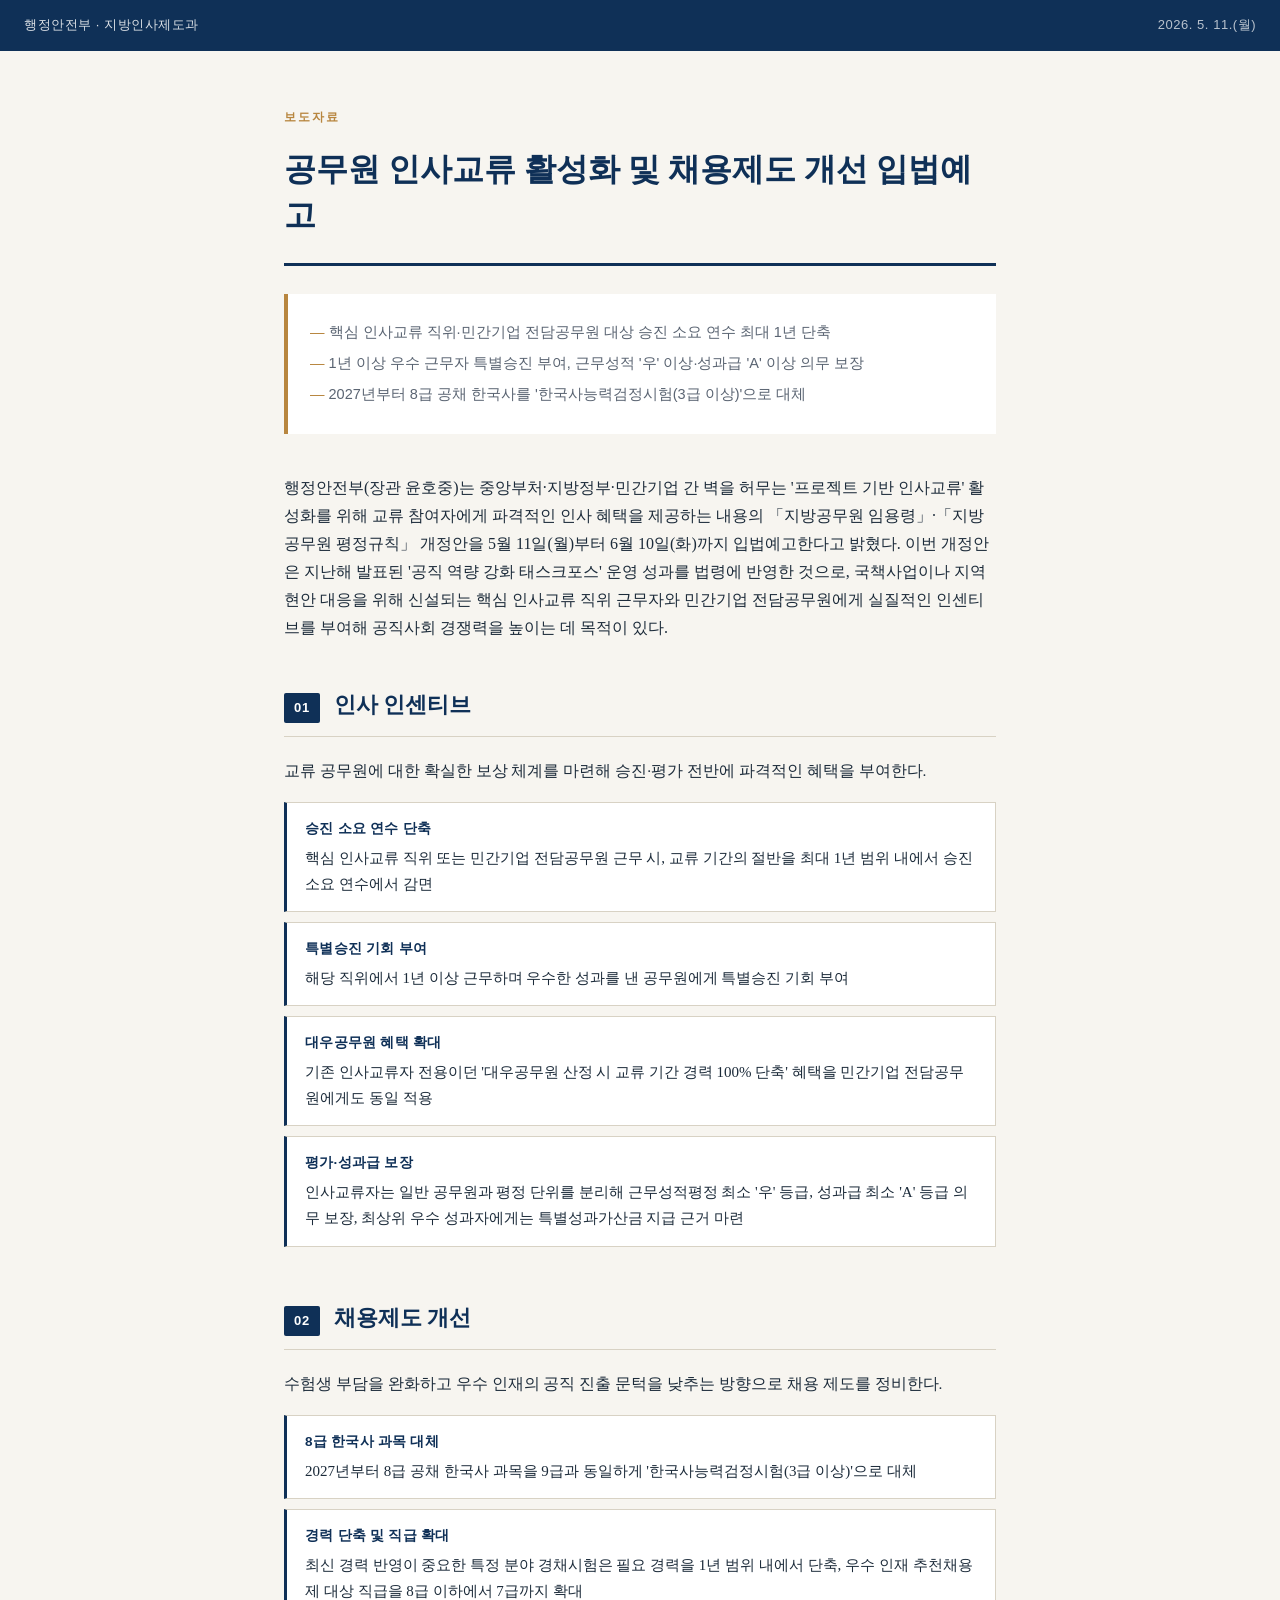
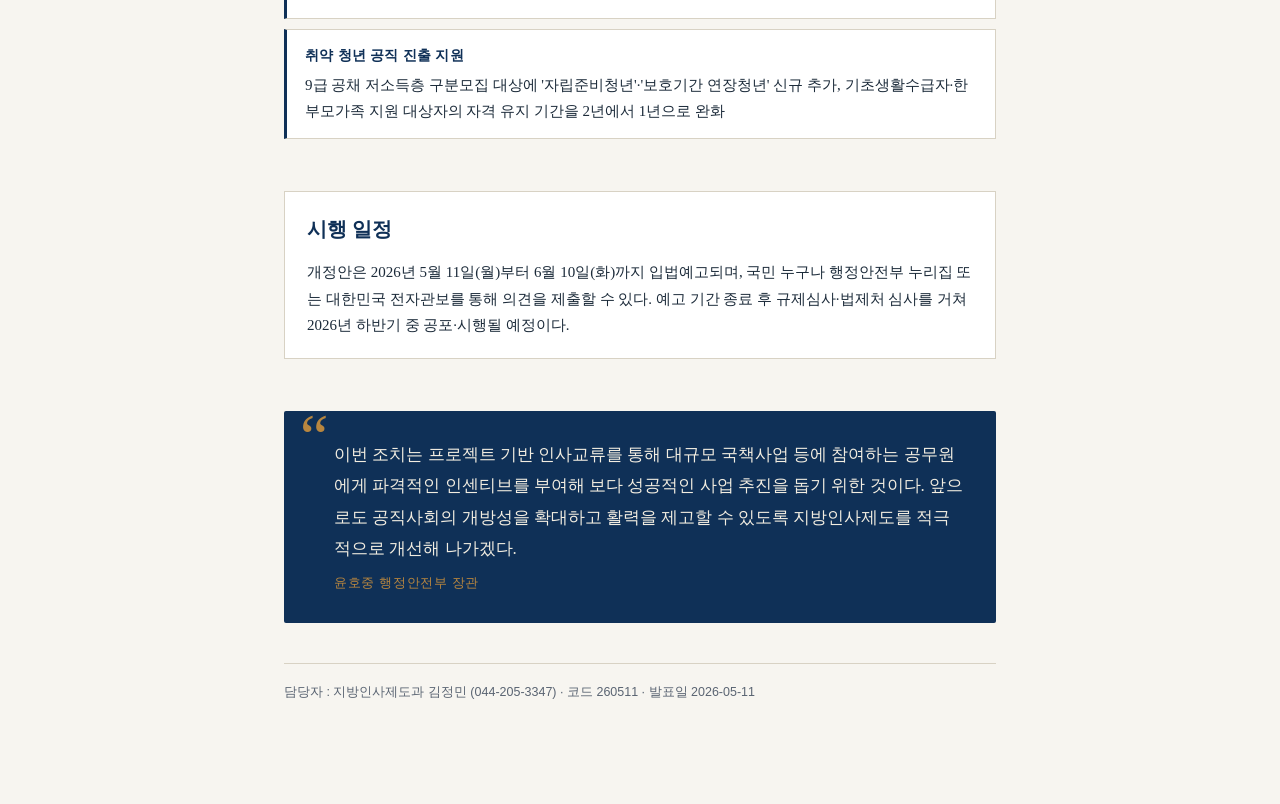
<file: 보도자료_125874.html>
<!DOCTYPE html>
<html lang="ko">
<head>
<meta charset="UTF-8">
<meta name="viewport" content="width=device-width, initial-scale=1.0">
<title>공무원 인사교류 활성화 및 채용제도 개선 입법예고 | 행정안전부</title>
<style>
  :root{
    --ink:#1c2b3a;
    --navy:#0f3057;
    --gold:#b8863f;
    --paper:#f7f5f0;
    --line:#d8d2c4;
    --muted:#5a6472;
  }
  *{box-sizing:border-box;}
  body{
    margin:0;
    background:var(--paper);
    color:var(--ink);
    font-family:"Noto Serif KR","Malgun Gothic","Apple SD Gothic Neo",serif;
    line-height:1.75;
  }
  .masthead{
    background:var(--navy);
    color:#fff;
    padding:14px 24px;
    font-family:"Noto Sans KR","Malgun Gothic",sans-serif;
    font-size:13px;
    letter-spacing:.04em;
    display:flex;
    justify-content:space-between;
    align-items:center;
  }
  .masthead .dept{opacity:.85;}
  .masthead .date{opacity:.7;}
  .wrap{
    max-width:760px;
    margin:0 auto;
    padding:56px 24px 100px;
  }
  .eyebrow{
    font-family:"Noto Sans KR","Malgun Gothic",sans-serif;
    font-size:12px;
    letter-spacing:.18em;
    color:var(--gold);
    font-weight:700;
    margin-bottom:18px;
    text-transform:uppercase;
  }
  h1{
    font-size:32px;
    line-height:1.45;
    margin:0 0 28px;
    color:var(--navy);
    font-weight:900;
    border-bottom:3px solid var(--navy);
    padding-bottom:24px;
  }
  .highlights{
    list-style:none;
    margin:0 0 40px;
    padding:20px 22px;
    background:#fff;
    border-left:4px solid var(--gold);
    font-family:"Noto Sans KR","Malgun Gothic",sans-serif;
    font-size:14.5px;
    color:var(--muted);
  }
  .highlights li{margin:6px 0;}
  .highlights li::before{content:"— "; color:var(--gold);}
  .lede{
    font-size:16px;
    margin-bottom:44px;
  }
  section{
    margin-bottom:52px;
  }
  .section-head{
    display:flex;
    align-items:baseline;
    gap:14px;
    margin-bottom:20px;
    border-bottom:1px solid var(--line);
    padding-bottom:12px;
  }
  .section-num{
    font-family:"Noto Sans KR",sans-serif;
    font-size:13px;
    font-weight:700;
    color:#fff;
    background:var(--navy);
    padding:4px 10px;
    border-radius:2px;
    letter-spacing:.05em;
  }
  h2{
    font-size:22px;
    margin:0;
    color:var(--navy);
    font-weight:800;
  }
  .section-desc{
    font-size:15.5px;
    color:var(--ink);
    margin-bottom:18px;
  }
  ul.detail, ol.detail{
    margin:0;
    padding-left:0;
    list-style:none;
  }
  ul.detail li, ol.detail li{
    background:#fff;
    border:1px solid var(--line);
    border-left:3px solid var(--navy);
    padding:14px 18px;
    margin-bottom:10px;
    font-size:15px;
  }
  ul.detail li strong, ol.detail li strong{
    display:block;
    font-family:"Noto Sans KR","Malgun Gothic",sans-serif;
    color:var(--navy);
    font-size:13.5px;
    letter-spacing:.02em;
    margin-bottom:4px;
  }
  .schedule{
    background:#fff;
    border:1px solid var(--line);
    padding:20px 22px;
    font-size:15px;
    margin-bottom:52px;
  }
  .schedule h2{font-size:20px; margin-bottom:12px;}
  blockquote{
    margin:0 0 40px;
    padding:28px 30px;
    background:var(--navy);
    color:#f2ede1;
    border-radius:2px;
    font-size:17px;
    line-height:1.85;
    position:relative;
  }
  blockquote::before{
    content:"“";
    font-family:Georgia, serif;
    font-size:64px;
    color:var(--gold);
    position:absolute;
    top:-6px;
    left:16px;
    line-height:1;
  }
  blockquote p{
    margin:0 0 6px;
    padding-left:20px;
  }
  blockquote cite{
    display:block;
    padding-left:20px;
    font-style:normal;
    font-family:"Noto Sans KR","Malgun Gothic",sans-serif;
    font-size:13px;
    color:var(--gold);
    letter-spacing:.05em;
  }
  footer{
    font-family:"Noto Sans KR","Malgun Gothic",sans-serif;
    font-size:12.5px;
    color:var(--muted);
    border-top:1px solid var(--line);
    padding-top:18px;
  }
  @media (max-width:600px){
    h1{font-size:24px;}
    .wrap{padding:36px 16px 70px;}
    blockquote{padding:22px 20px;}
    blockquote::before{font-size:48px; left:10px; top:-2px;}
    blockquote p, blockquote cite{padding-left:14px;}
  }
</style>
</head>
<body>

<div class="masthead">
  <span class="dept">행정안전부 · 지방인사제도과</span>
  <span class="date">2026. 5. 11.(월)</span>
</div>

<div class="wrap">

  <div class="eyebrow">보도자료</div>

  <h1>공무원 인사교류 활성화 및 채용제도 개선 입법예고</h1>

  <ul class="highlights">
    <li>핵심 인사교류 직위·민간기업 전담공무원 대상 승진 소요 연수 최대 1년 단축</li>
    <li>1년 이상 우수 근무자 특별승진 부여, 근무성적 '우' 이상·성과급 'A' 이상 의무 보장</li>
    <li>2027년부터 8급 공채 한국사를 '한국사능력검정시험(3급 이상)'으로 대체</li>
  </ul>

  <p class="lede">
    행정안전부(장관 윤호중)는 중앙부처·지방정부·민간기업 간 벽을 허무는 '프로젝트 기반 인사교류' 활성화를 위해 교류 참여자에게 파격적인 인사 혜택을 제공하는 내용의 「지방공무원 임용령」·「지방공무원 평정규칙」 개정안을 5월 11일(월)부터 6월 10일(화)까지 입법예고한다고 밝혔다. 이번 개정안은 지난해 발표된 '공직 역량 강화 태스크포스' 운영 성과를 법령에 반영한 것으로, 국책사업이나 지역 현안 대응을 위해 신설되는 핵심 인사교류 직위 근무자와 민간기업 전담공무원에게 실질적인 인센티브를 부여해 공직사회 경쟁력을 높이는 데 목적이 있다.
  </p>

  <section>
    <div class="section-head">
      <span class="section-num">01</span>
      <h2>인사 인센티브</h2>
    </div>
    <p class="section-desc">교류 공무원에 대한 확실한 보상 체계를 마련해 승진·평가 전반에 파격적인 혜택을 부여한다.</p>
    <ul class="detail">
      <li><strong>승진 소요 연수 단축</strong>핵심 인사교류 직위 또는 민간기업 전담공무원 근무 시, 교류 기간의 절반을 최대 1년 범위 내에서 승진 소요 연수에서 감면</li>
      <li><strong>특별승진 기회 부여</strong>해당 직위에서 1년 이상 근무하며 우수한 성과를 낸 공무원에게 특별승진 기회 부여</li>
      <li><strong>대우공무원 혜택 확대</strong>기존 인사교류자 전용이던 '대우공무원 산정 시 교류 기간 경력 100% 단축' 혜택을 민간기업 전담공무원에게도 동일 적용</li>
      <li><strong>평가·성과급 보장</strong>인사교류자는 일반 공무원과 평정 단위를 분리해 근무성적평정 최소 '우' 등급, 성과급 최소 'A' 등급 의무 보장, 최상위 우수 성과자에게는 특별성과가산금 지급 근거 마련</li>
    </ul>
  </section>

  <section>
    <div class="section-head">
      <span class="section-num">02</span>
      <h2>채용제도 개선</h2>
    </div>
    <p class="section-desc">수험생 부담을 완화하고 우수 인재의 공직 진출 문턱을 낮추는 방향으로 채용 제도를 정비한다.</p>
    <ul class="detail">
      <li><strong>8급 한국사 과목 대체</strong>2027년부터 8급 공채 한국사 과목을 9급과 동일하게 '한국사능력검정시험(3급 이상)'으로 대체</li>
      <li><strong>경력 단축 및 직급 확대</strong>최신 경력 반영이 중요한 특정 분야 경채시험은 필요 경력을 1년 범위 내에서 단축, 우수 인재 추천채용제 대상 직급을 8급 이하에서 7급까지 확대</li>
      <li><strong>취약 청년 공직 진출 지원</strong>9급 공채 저소득층 구분모집 대상에 '자립준비청년'·'보호기간 연장청년' 신규 추가, 기초생활수급자·한부모가족 지원 대상자의 자격 유지 기간을 2년에서 1년으로 완화</li>
    </ul>
  </section>

  <div class="schedule">
    <h2>시행 일정</h2>
    <p style="margin:0;">개정안은 2026년 5월 11일(월)부터 6월 10일(화)까지 입법예고되며, 국민 누구나 행정안전부 누리집 또는 대한민국 전자관보를 통해 의견을 제출할 수 있다. 예고 기간 종료 후 규제심사·법제처 심사를 거쳐 2026년 하반기 중 공포·시행될 예정이다.</p>
  </div>

  <blockquote>
    <p>이번 조치는 프로젝트 기반 인사교류를 통해 대규모 국책사업 등에 참여하는 공무원에게 파격적인 인센티브를 부여해 보다 성공적인 사업 추진을 돕기 위한 것이다. 앞으로도 공직사회의 개방성을 확대하고 활력을 제고할 수 있도록 지방인사제도를 적극적으로 개선해 나가겠다.</p>
    <cite>윤호중 행정안전부 장관</cite>
  </blockquote>

  <footer>
    담당자 : 지방인사제도과 김정민 (044-205-3347) · 코드 260511 · 발표일 2026-05-11
  </footer>

</div>

</body>
</html>
</file>
